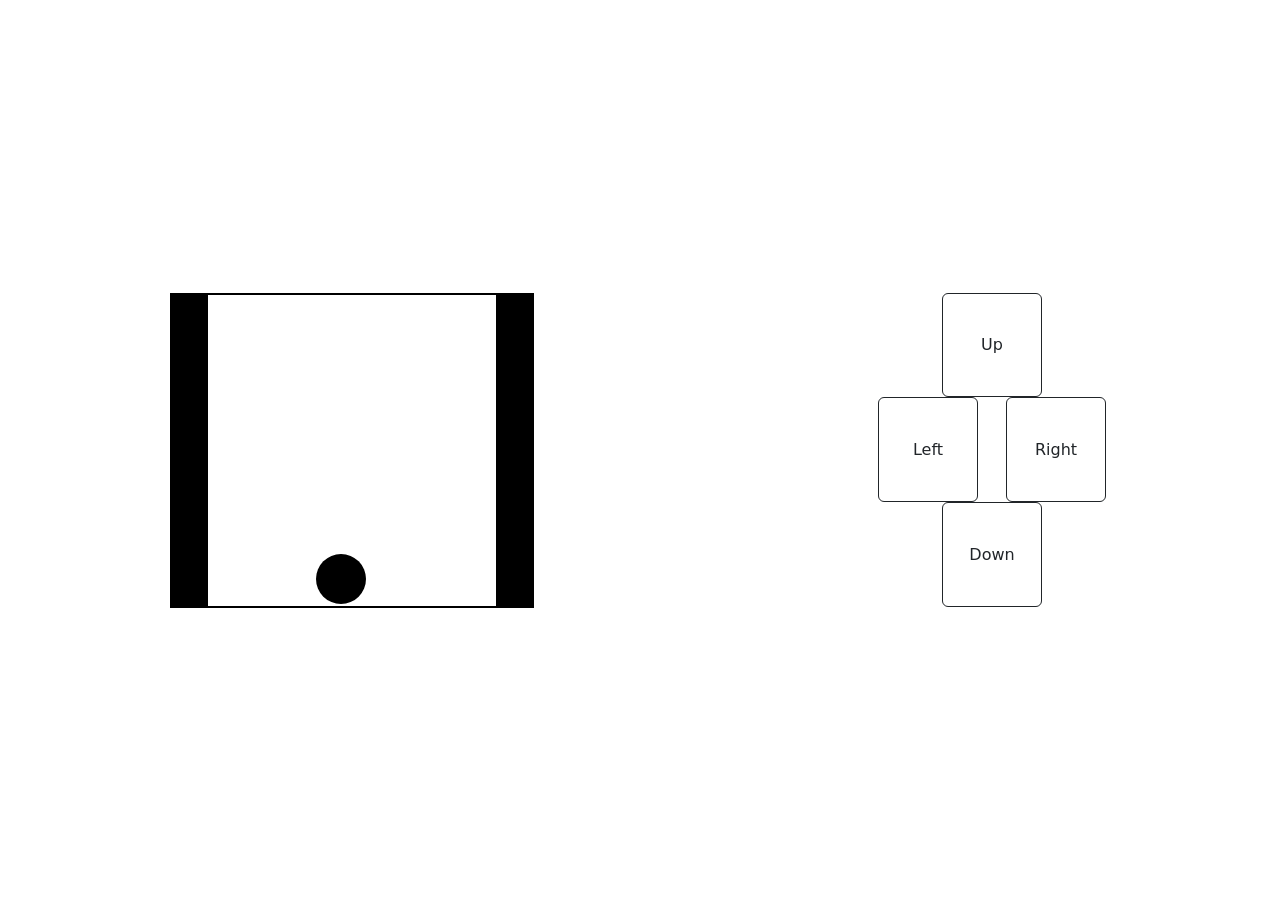
<file: bouncegame.html>
<!doctype html>
<html lang="en">
  <head>
    <meta charset="UTF-8" />
    <meta name="viewport" content="width=device-width, initial-scale=1.0" />
    <link rel="stylesheet" href="Bootstrap/bootstrap.css" />
    <link
      rel="stylesheet"
      href="https://cdn.jsdelivr.net/npm/bootstrap-icons@1.13.1/font/bootstrap-icons.min.css" />
    <title>Bounce</title>
    <style>
      @keyframes bounce {
        0%,
        100% {
          top: 83.5%;
        }
        50% {
          top: 20%;
        }
      }
      @keyframes left {
        0% {
          right: 45%;
          top: 83.5%;
        }
        25% {
          right: 65%;
          top: 50%;
        }
        50% {
          right: 88%;
          top: 83.5%;
        }
        75% {
          right: 65%;
          top: 10%;
        }
        100% {
          right: 45%;
          top: 83.5%;
        }
      }
      @keyframes right {
        0% {
          left: 45%;
          top: 83.5%;
        }
        25% {
          left: 65%;
          top: 50%;
        }
        50% {
          left: 88%;
          top: 83.5%;
        }
        75% {
          left: 65%;
          top: 10%;
        }
        100% {
          left: 45%;
          top: 83.5%;
        }
      }
      .up_animate {
        animation: bounce 3s ease-in-out infinite;
      }
      .left_animate {
        animation: left 5s ease-in-out infinite;
      }
      .right_animate {
        animation: right 5s ease-in-out infinite;
      }
      .down_animate {
        animation: none;
      }
      .main-container {
        width: 100vw !important;
        height: 100vh !important;
        border: none !important;
      }

      .inner-container {
        height: 35%;
        width: 30%;
      }
      .walls {
        background-color: black;
        width: 10%;
      }
      .ball-holder {
        width: 80%;
        position: relative;
        border-bottom: 2px solid black;
        border-top: 2px solid black;
      }
      .ball {
        border-radius: 50%;
        height: 50px;
        width: 50px;
        background-color: black;
        position: absolute;
        top: 83.5%;
        right: 45%;
      }
      .game-controller {
        height: 35%;
        width: 20%;
      }
      .top-container,
      .mid-container,
      .bottom-container {
        height: 33.3%;
        width: 100%;
      }
      button {
        width: 100px;
        height: 100%;
        color: black;
      }
    </style>
  </head>
  <body>
    <div
      class="main-container d-flex justify-content-around align-items-center">
      <!-- game screen -->
      <div
        class="d-flex align-items-center justify-content-center inner-container">
        <div class="walls h-100"></div>
        <div class="ball-holder w-75 h-100">
          <div class="ball" id="ball-circle"></div>
        </div>
        <div class="walls h-100"></div>
      </div>
      <!-- end of game screen  -->

      <!-- game controller -->
      <div class="d-flex flex-column game-controller">
        <div
          class="top-container d-flex justify-content-center align-items-center">
          <button class="btn btn-outline-dark" id="up-btn">Up</button>
        </div>
        <div
          class="mid-container d-flex justify-content-around align-items-center">
          <button class="btn btn-outline-dark" id="left-btn">Left</button>
          <button class="btn btn-outline-dark" id="right-btn">Right</button>
        </div>
        <div
          class="bottom-container d-flex justify-content-center align-items-center">
          <button class="btn btn-outline-dark" id="down-btn">Down</button>
        </div>
      </div>
    </div>

    <script>
      let up_btn = document.getElementById("up-btn");
      let left_btn = document.getElementById("left-btn");
      let right_btn = document.getElementById("right-btn");
      let down_btn = document.getElementById("down-btn");
      let ball = document.getElementById("ball-circle");

      up_btn.addEventListener("click", () => {
        ball.classList.add("up_animate");
        ball.classList.remove("left_animate");
        ball.classList.remove("right_animate");
        ball.classList.remove("down_animate");
      });
      left_btn.addEventListener("click", () => {
        ball.classList.add("left_animate");
        ball.classList.remove("up_animate");
        ball.classList.remove("right_animate");
        ball.classList.remove("down_animate");
      });
      right_btn.addEventListener("click", () => {
        ball.classList.add("right_animate");
        ball.classList.remove("up_animate");
        ball.classList.remove("left_animate");
        ball.classList.remove("down_animate");
      });
      down_btn.addEventListener("click", () => {
        ball.classList.remove("up_animate");
        ball.classList.remove("left_animate");
        ball.classList.remove("right_animate");
        ball.classList.add("down_animate");
      });
    </script>

    <script src="Bootstrap/bootstrap.bundle.js"></script>
  </body>
</html>
</file>
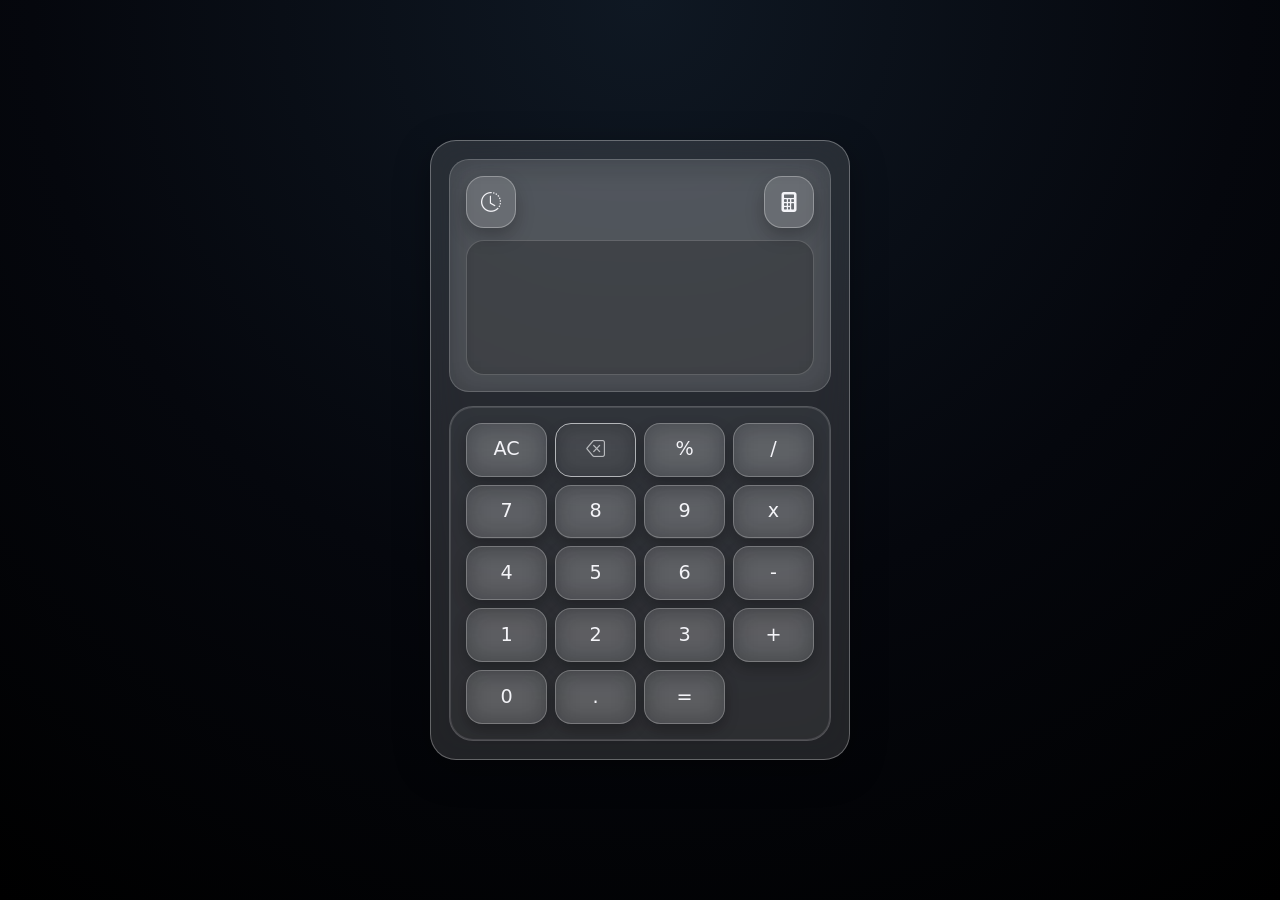
<file: calculator.html>
<!doctype html>
<html lang="en">
  <head>
    <meta charset="UTF-8" />
    <meta name="viewport" content="width=device-width, initial-scale=1.0" />
    <link
      rel="stylesheet"
      href="https://cdn.jsdelivr.net/npm/bootstrap-icons@1.13.1/font/bootstrap-icons.min.css" />
    <link rel="stylesheet" href="Bootstrap/bootstrap.css" />
    <link rel="stylesheet" href="css/style.css" />
    <title>Javascript</title>
  </head>
  <body>
    <div class="main-container">
      <div class="sub-container">
        <div class="inputscreen">
          <div class="shortcuts">
            <div>
              <button class="glass-btn">
                <i class="bi bi-clock-history"></i>
              </button>
            </div>
            <div>
              <button class="glass-btn">
                <i class="bi bi-calculator-fill"></i>
              </button>
            </div>
          </div>
          <div class="input" id="display"><span id="default"></span></div>
        </div>

        <div class="calc">
          <div>
            <button class="btn btn-outline-light calc-btn" id="clear">
              AC
            </button>
            <button
              class="btn btn-outline-light calc-btn"
              id="backspace"
              disabled>
              <i class="bi bi-backspace"></i>
            </button>
            <button
              class="btn btn-outline-light calc-btn"
              id="modulus"
              value="%">
              %
            </button>
            <button
              class="btn btn-outline-light calc-btn"
              id="divide"
              value="/">
              /
            </button>
          </div>
          <div>
            <button class="btn btn-outline-light calc-btn number" value="7">
              7
            </button>
            <button class="btn btn-outline-light calc-btn number" value="8">
              8
            </button>
            <button class="btn btn-outline-light calc-btn number" value="9">
              9
            </button>
            <button
              class="btn btn-outline-light calc-btn"
              id="multiply"
              value="*">
              x
            </button>
          </div>
          <div>
            <button class="btn btn-outline-light calc-btn number" value="4">
              4
            </button>
            <button class="btn btn-outline-light calc-btn number" value="5">
              5
            </button>
            <button class="btn btn-outline-light calc-btn number" value="6">
              6
            </button>
            <button
              class="btn btn-outline-light calc-btn"
              id="subtract"
              value="-">
              -
            </button>
          </div>
          <div>
            <button class="btn btn-outline-light calc-btn number" value="1">
              1
            </button>
            <button class="btn btn-outline-light calc-btn number" value="2">
              2
            </button>
            <button class="btn btn-outline-light calc-btn number" value="3">
              3
            </button>
            <button class="btn btn-outline-light calc-btn" id="add" value="+">
              +
            </button>
          </div>
          <div>
            <button class="btn btn-outline-light calc-btn number" value="0">
              0
            </button>
            <button class="btn btn-outline-light calc-btn number" value=".">
              .
            </button>
            <button
              class="btn btn-outline-light calc-btn"
              id="equals"
              value="=">
              =
            </button>
          </div>
        </div>
      </div>
    </div>

    <script>
      // all variables for storing all inputs and pre solved info
      let display = document.getElementById("display");
      let zero = document.getElementById("default");
      let clear = document.getElementById("clear");
      // number collector
      const numberButtons = document.querySelectorAll(".number");
      // operator collector
      const calcButtons = document.querySelectorAll(
        "#add, #subtract, #multiply, #divide, #modulus",
      );
      // equal to button
      const solve = document.getElementById("equals");
      // backspace button
      const backspace = document.getElementById("backspace");
      // inputted numbers and operators collector
      let numbers = [];
      let operators = [];
      let currentInput = "";
      // answer and pre solved values output creator
      let preCalc = document.createElement("span");
      let answer = document.createElement("span");

      // numberButtons event listener
      numberButtons.forEach((element) => {
        element.addEventListener("click", () => {
          preCalc.classList.remove("answer");
          answer.innerText = "";

          // remove default zero on first real input
          if (currentInput === "" && zero.parentNode) {
            zero.remove();
          }

          if (currentInput.includes(".") && element.value === ".") {
            return;
          }
          // incremental typing of values
          currentInput += element.value;
          preCalc.innerText += element.value;
          display.appendChild(preCalc);

          // enable backspace once any number is entered
          backspace.disabled = false;
        });
      });

      // operator event listener
      calcButtons.forEach((element) => {
        element.addEventListener("click", () => {
          // If we just solved and then pressed an operator, start with the result as first operand
          if (preCalc.classList.contains("answer") && answer.innerText !== "") {
            numbers = [parseFloat(answer.innerText)];
            currentInput = "";
            preCalc.classList.remove("answer");
          }

          if (currentInput !== "") {
            numbers.push(parseFloat(currentInput));
            currentInput = "";
          } else if (numbers.length === 0 && answer.innerText !== "") {
            numbers.push(parseFloat(answer.innerText));
          }

          operators.push(element.value);
          preCalc.innerText = preCalc.innerText + element.value;
          answer.innerText = "";

          console.log("operators", operators);
          console.log("numbers", numbers);
        });
      });

      function handleMultiplyDivide(numbers, operators) {
        let newNumbers = [];
        let newOperators = [];

        let i = 0;
        for (i = 0; i < operators.length; i++) {
          if (operators[i] === "*") {
            // multiply the two numbers around this operator
            let result = numbers[i] * numbers[i + 1];
            // push the result back so pass 2 can use it
            newNumbers.push(result);
            // skip the next number since we already used it
            i++;
          } else if (operators[i] === "/") {
            let result = numbers[i] / numbers[i + 1];
            newNumbers.push(result);
            i++;
          } else {
            // not * or /, keep the number and operator for pass 2
            newNumbers.push(numbers[i]);
            newOperators.push(operators[i]);
          }
        }

        // push the last number after the last operator
        newNumbers.push(numbers[i]);

        return { newNumbers, newOperators };
      }

      function handleAddSubtract(numbers, operators) {
        let total = numbers[0];

        for (let i = 0; i < operators.length; i++) {
          if (operators[i] === "+") {
            total = total + numbers[i + 1];
          } else if (operators[i] === "-") {
            total = total - numbers[i + 1];
          }
        }

        return total;
      }

      function calculate(numbers, operators) {
        // step 1 - resolve * and / first
        let pass1 = handleMultiplyDivide(numbers, operators);

        // step 2 - resolve + and - next
        let answer = handleAddSubtract(pass1.newNumbers, pass1.newOperators);

        return answer;
      }

      // if equal to is clicked, calculate and display the answer using the functions created
      solve.addEventListener("click", () => {
        if (currentInput !== "") {
          numbers.push(parseFloat(currentInput));
        }

        // If last token is operator, ignore it
        if (operators.length >= numbers.length) {
          operators.pop();
        }

        if (numbers.length === 0 && currentInput === "") {
          return;
        }

        let result = calculate(numbers, operators);
        answer.innerText = result;
        answer.classList.remove("answer");
        preCalc.classList.add("answer");
        display.appendChild(answer);

        // reset for next expression (carry value as current to allow chain operations)
        numbers = [];
        operators = [];
        currentInput = "";
      });

      // clear everything if AC is clicked and disable backspace
      clear.addEventListener("click", () => {
        preCalc.classList.remove("answer");
        preCalc.innerText = "";
        answer.innerText = "";
        numbers = [];
        operators = [];
        currentInput = "";
        document.getElementById("backspace").disabled = true;
      });
    </script>
    <script src="Bootstrap/bootstrap.bundle.js"></script>
  </body>
</html>
</file>
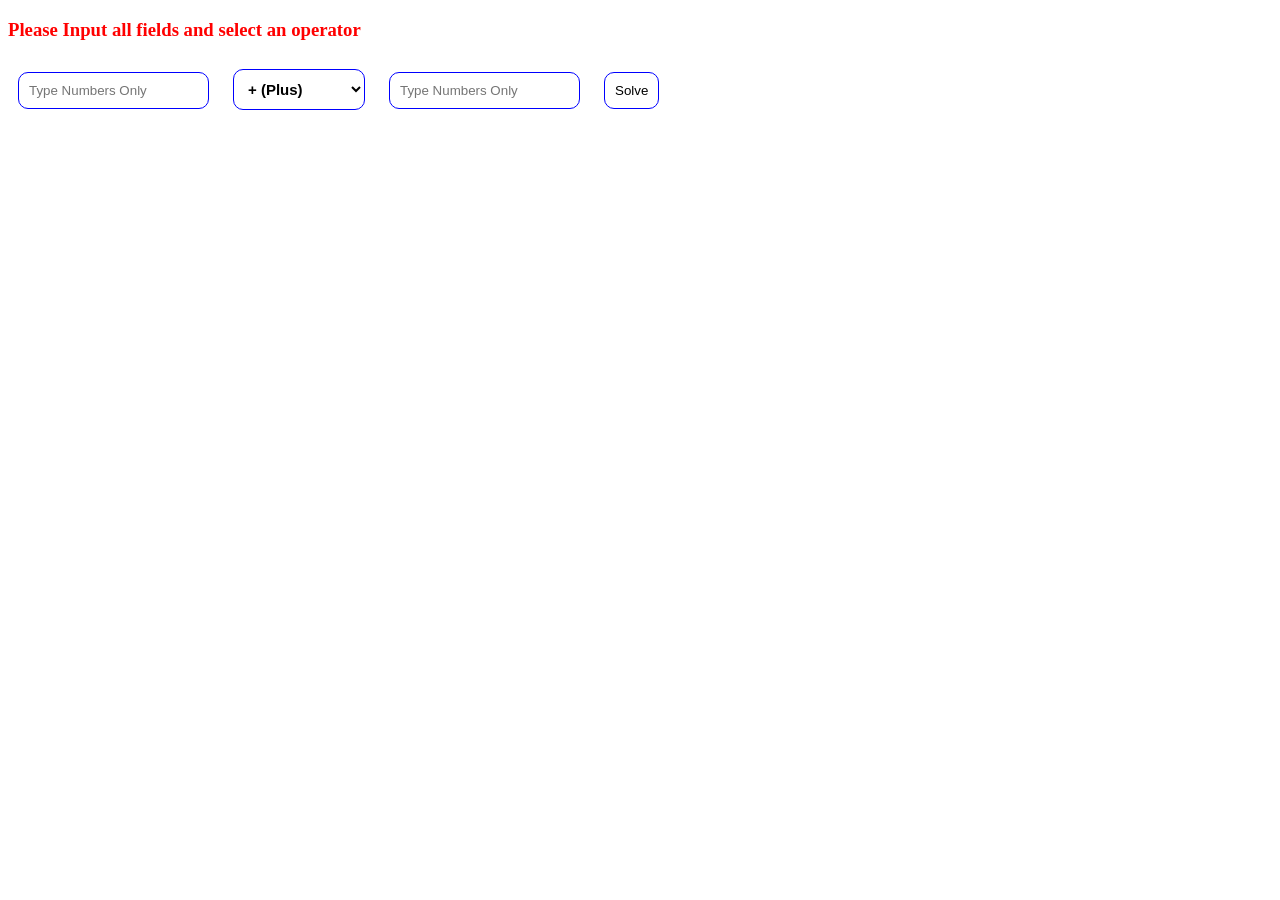
<file: calcultorwinputs.html>
<!doctype html>
<html lang="en">
  <head>
    <meta charset="UTF-8" />
    <meta name="viewport" content="width=device-width, initial-scale=1.0" />
    <title>Mini Manual Calculator</title>
    <style>
      input,
      button,
      select {
        padding: 10px;
        margin: 10px;
        outline: none;
        border-radius: 10px;
        border: 1px solid blue;
        background: none;
      }
      select {
        font-size: 15px;
        font-weight: bold;
      }
    </style>
  </head>
  <body>
    <!-- text for warning users to input values and select an operator and the answer to the calculation will be displayed here -->
    <h3 id="message" style="color: red">
      Please Input all fields and select an operator
    </h3>

    <!-- input for the first value -->
    <input
      type="number"
      name="num1"
      id="num1"
      placeholder="Type Numbers Only" />

    <!-- select to choose the operator for the calculation -->
    <select name="" id="operator">
      <option value="+">+ (Plus)</option>
      <option value="-">- (Minus)</option>
      <option value="*">* (Multiplied)</option>
      <option value="/">/ (Divide)</option>
    </select>
    <!-- input for the second value -->
    <input
      type="number"
      name="num2"
      id="num2"
      placeholder="Type Numbers Only" />

    <!-- submit button -->
    <button id="submit">Solve</button>

    <script>
      // get the value of the first input field
      let num1 = document.getElementById("num1");

      // get the vlaue of the second input field
      let num2 = document.getElementById("num2");

      // get the value of the operator
      let operator = document.getElementById("operator");

      // submit button
      let submit = document.getElementById("submit");

      let message = document.getElementById("message");

      // get the value of the select field on click
      // submit.addEventListener("click", () => {
      //   if (num1.value == "" || num2.vlaue == "") {
      //     message.innerText =
      //       "Please Input all fields and select a mathematical operator (+, -, *, / only)";
      //   } else {
      //     let cv1 = Number(num1.value);
      //     let cv2 = Number(num2.value);
      //     message.innerText = cv1, operator, cv2;
      //   }
      // });

      submit.addEventListener("click", () => {
        // // ifelse condition for subtraction
        if (num1.value === "" || num2.value === "") {
          message.innerText = "Please type a number ";
        } else if (operator.value === "-") {
          let cv1 = Number(num1.value);
          let cv2 = Number(num2.value);
          message.innerText = cv1 - cv2;
        } else if (operator.value === "+") {
          let cv1 = Number(num1.value);
          let cv2 = Number(num2.value);
          message.innerText = cv1 + cv2;
        } else if (operator.value === "*") {
          let cv1 = Number(num1.value);
          let cv2 = Number(num2.value);
          message.innerText = cv1 * cv2;
        } else if (operator.value === "/") {
          let cv1 = Number(num1.value);
          let cv2 = Number(num2.value);
          message.innerText = cv1 / cv2;
        } else {
          message.innerText = "Invalid operator! Please use only: +, -, *, /";
        }
      });
    </script>
  </body>
</html>
</file>
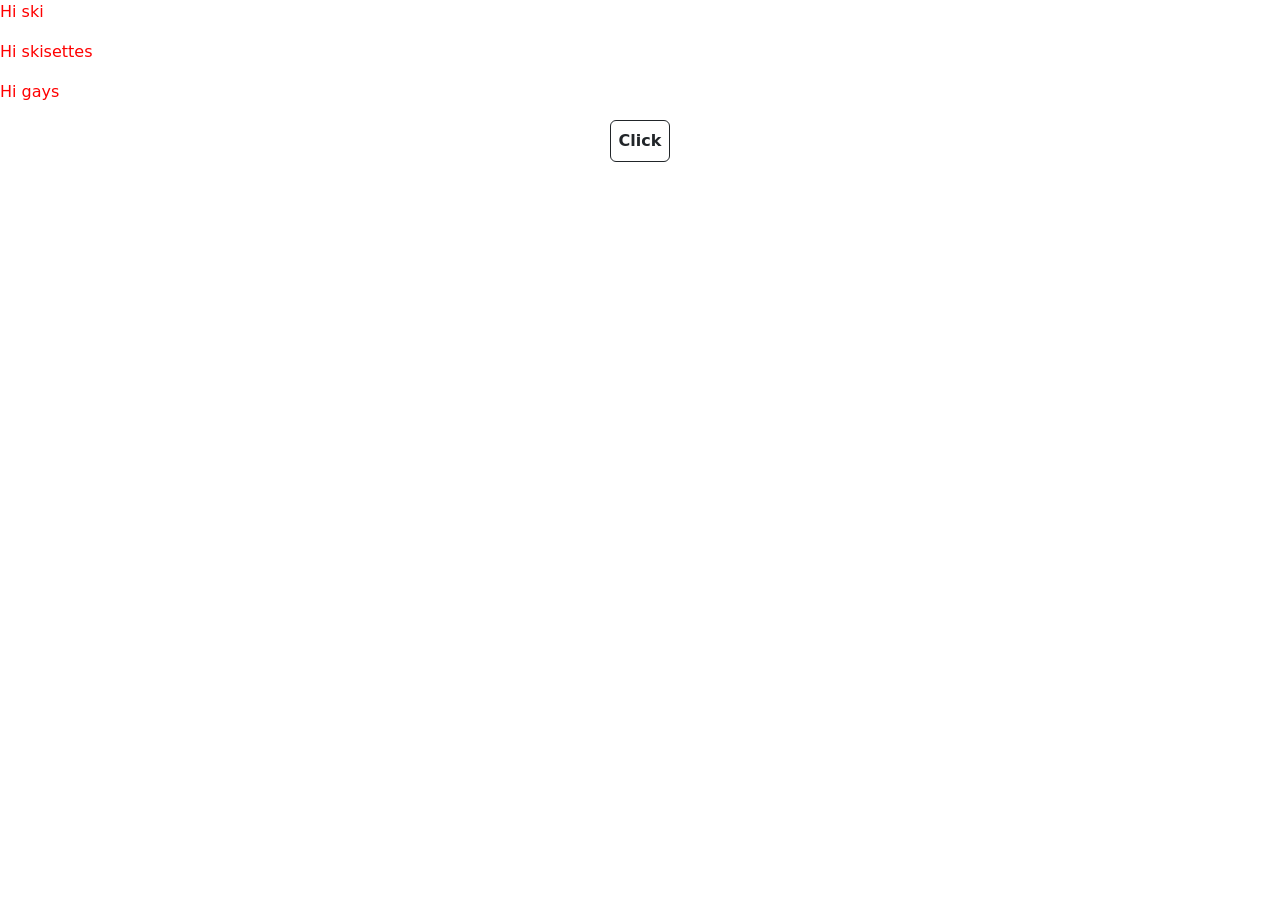
<file: dom.html>
<!doctype html>
<html lang="en">
  <head>
    <meta charset="UTF-8" />
    <meta name="viewport" content="width=device-width, initial-scale=1.0" />
    <link rel="stylesheet" href="Bootstrap/bootstrap.css" />
    <title>Document</title>
  </head>
  <body>
    <div id="div"></div>
    <div class="custom-div"></div>
    <div class="custom-div"></div>
    <p class="message" style="color: red">Hi ski</p>
    <p class="message" style="color: red">Hi skisettes</p>
    <p class="message" style="color: red">Hi gays</p>
    <!-- comment node -->
    <center>
      <button id="button" class="btn btn-outline-dark p-2 fw-bold">
        Click
      </button>
    </center>
    <script>
      // dom manipulation by id
      let btn = document.getElementById("button");

      // dom manipulation by class, but this selects more than one element since classes are not as unique as id
      let message = document.getElementsByClassName("message");

      let remove = document.getElementsByTagName("p")[1];

      //   An event listener for click
      btn.addEventListener("click", () => {

          remove.remove();

        // div style manipulation with classname
        document.getElementsByClassName("custom-div")[0].style =
          "height: 150px; width: 150px; background-color: red; margin-left: 20px; margin-top: 20px;";

        // button text manipulation
        btn.innerText = "Clicked";

        // p tag manipulation
        message[0].innerText = "Thanks for clicking";
        message[2].innerText = "This is the third p tag";
        document.getElementsByName("p")[1].innerText =
          "This is the second p tag";


      });
    </script>
    <script src="Bootstrap/bootstrap.bundle.js"></script>
  </body>
</html>
</file>
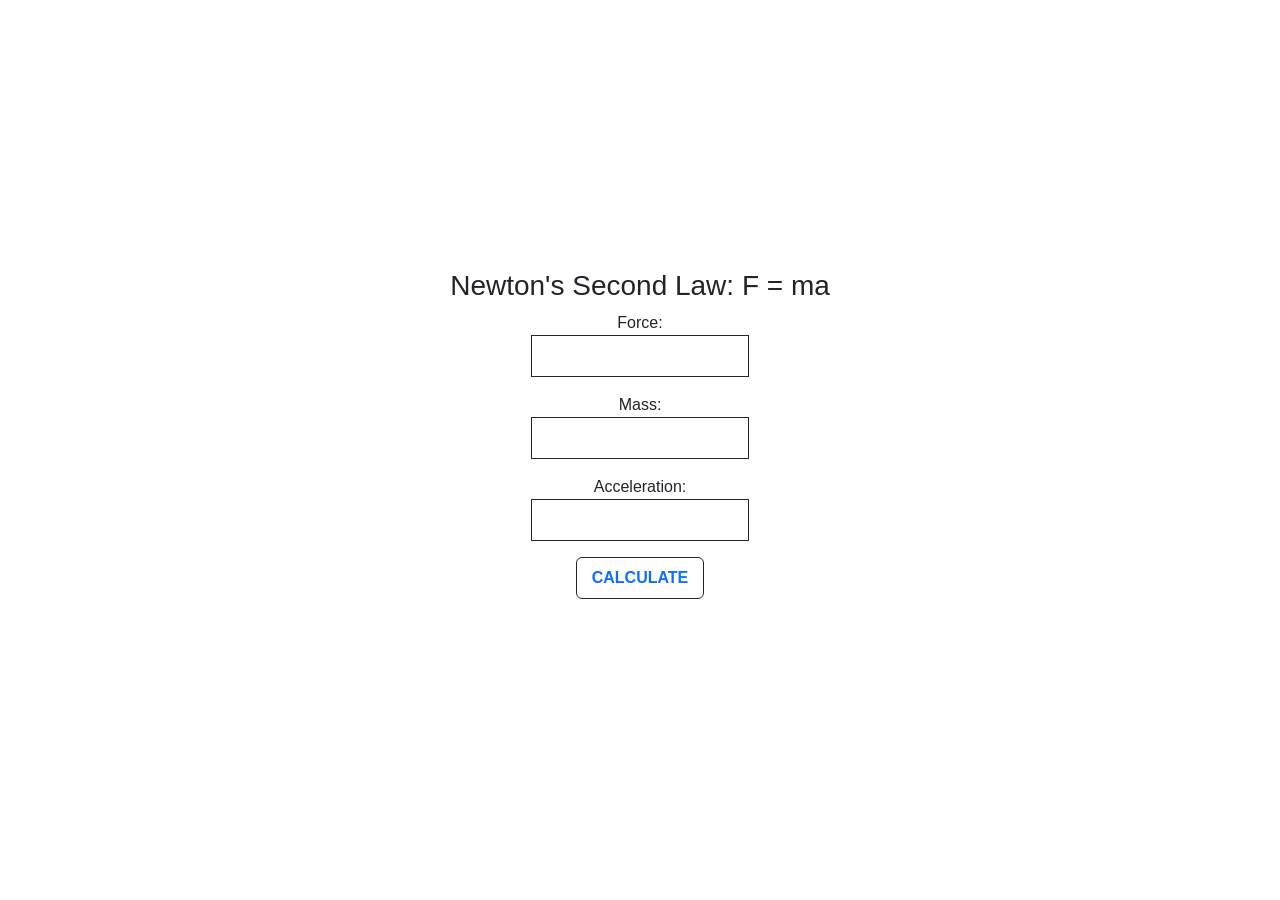
<file: forcecalc.html>
<!doctype html>
<html lang="en">
  <head>
    <meta charset="UTF-8" />
    <meta name="viewport" content="width=device-width, initial-scale=1.0" />
    <link rel="stylesheet" href="Bootstrap/bootstrap.css" />
    <title>Force Calculator</title>
    <style>
      div {
        height: 100vh !important;
        width: 100vw !important;
        font-family: "Segoe UI", Tahoma, Geneva, Verdana, sans-serif;
      }
      button {
        width: 10%;
      }
    </style>
  </head>
  <body>
    <div class="d-flex flex-column justify-content-center align-items-center">
      <h3>Newton's Second Law: F = ma</h3>
      <!-- input fields for force, mass and acceleration -->
      <label for="force">Force:</label>
      <input
        type="text"
        name="force"
        id="force"
        class="border border-dark bg-body p-2 mb-3" />

      <label for="mass">Mass:</label>
      <input
        type="text"
        name="mass"
        id="mass"
        class="border border-dark bg-body p-2 mb-3" />

      <label for="acceleration">Acceleration:</label>
      <input
        type="text"
        name="acceleration"
        id="acceleration"
        class="border border-dark bg-body p-2 mb-3" />

      <!-- submit button for the calculation -->
      <button
        id="submit"
        class="border border-dark p-2 mb-3 rounded-2 btn btn-outline-primary text-uppercase fw-bold">
        Calculate
      </button>

      <p id="message" class="text-danger"></p>
    </div>
  </body>

  <script>
    let force = document.getElementById("force");
    let mass = document.getElementById("mass");
    let acceleration = document.getElementById("acceleration");
    let submit = document.getElementById("submit");
    let message = document.getElementById("message");
    // const input = document.getElementById('force')
    // console.dir(input);

    submit.addEventListener("click", () => {
      message.innerText = "";
      if (
        force.value === "" &&
        mass.value === "" &&
        acceleration.value === ""
      ) {
        message.innerText = "Please fill in at least two fields";
      } else if (force.value === "") {
        let cv1 = Number(mass.value);
        let cv2 = Number(acceleration.value);
        let force_result = cv1 * cv2;
        force.value = force_result;
        message.innerText = "Answer for Force (F) is displayed above";
      } else if (mass.value === "") {
        message.innerText = "";
        let cv1 = Number(force.value);
        let cv2 = Number(acceleration.value);
        let mass_result = cv1 / cv2;
        mass.value = mass_result;
        message.innerText = "Answer for Mass (m) is displayed above";
      } else if (acceleration.value === "") {
        message.innerText = "";
        let cv1 = Number(force.value);
        let cv2 = Number(mass.value);
        let acceleration_result = cv1 / cv2;
        acceleration.value = acceleration_result;
        message.innerText = "Answer for Acceleration (a) is displayed above";
      } else {
        force.value = "";
        mass.value = "";
        acceleration.value = "";
        message.innerText = "Please fill in only two fields";
      }
      return;
    });
  </script>
  <script src="Bootstrap/bootstrap.bundle.js"></script>
</html>
</file>
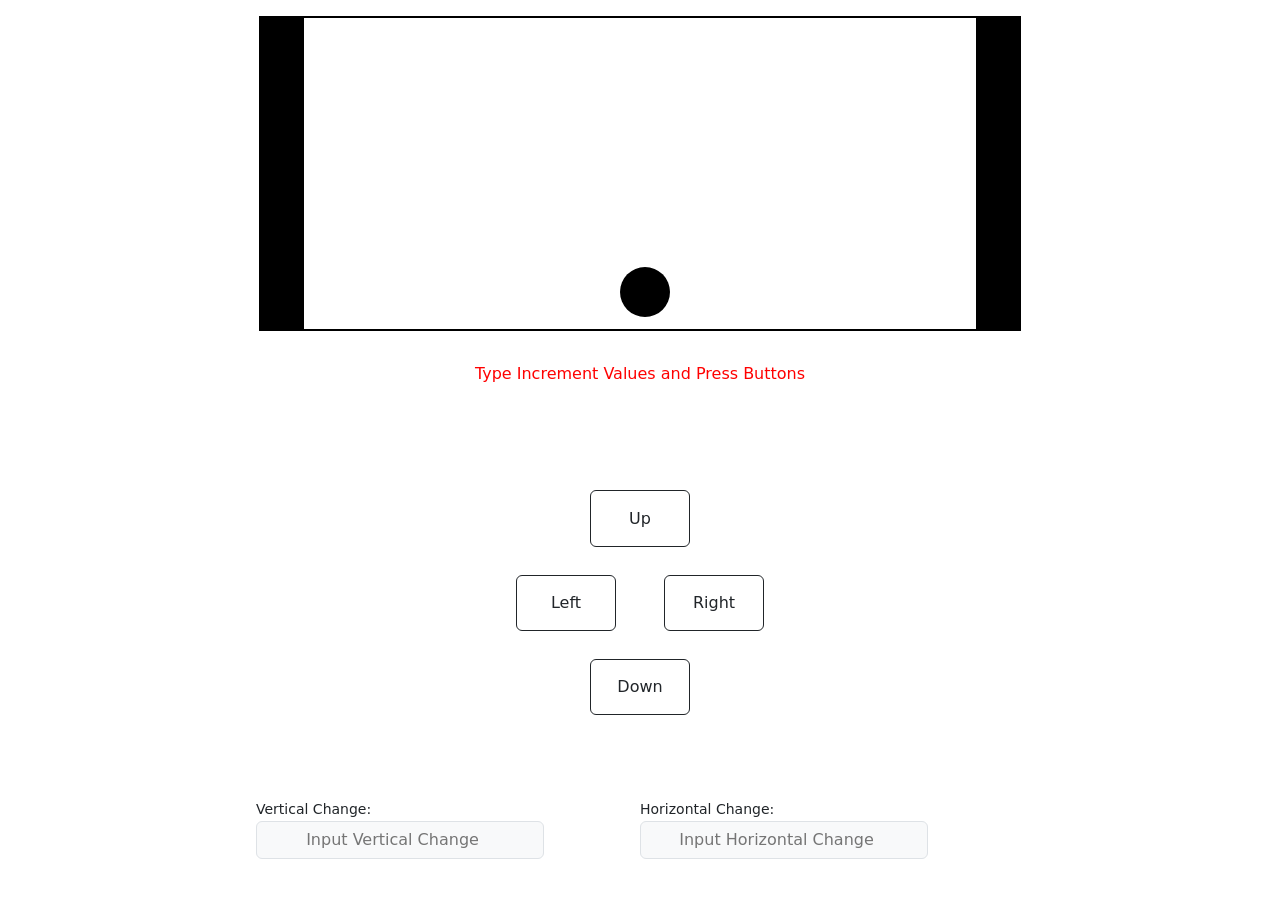
<file: movegame.html>
<!doctype html>
<html lang="en">
  <head>
    <meta charset="UTF-8" />
    <meta name="viewport" content="width=device-width, initial-scale=1.0" />
    <link rel="stylesheet" href="Bootstrap/bootstrap.css" />
    <title>Bounce</title>
    <style>
      .main-container {
        width: 100vw !important;
        height: 100vh !important;
        border: none !important;
      }

      .inner-container {
        height: 35vh;
        width: 70vw;
      }
      .walls {
        background-color: black;
        width: 5%;
      }
      .ball-holder {
        width: 90%;
        position: relative;
        border-bottom: 2px solid black;
        border-top: 2px solid black;
      }
      .ball {
        border-radius: 50%;
        height: 50px;
        width: 50px;
        background-color: black;
        position: absolute;
        margin-top: 249px;
        margin-left: 47%;
      }
      .game-controller {
        height: 50vh;
        width: 60vw;
      }
      .top-container,
      .mid-container,
      .bottom-container,
      .input-container {
        height: 25%;
        width: 100%;
      }
      .input-container > div {
        width: 50%;
      }
      button {
        width: 100px;
        height: 50%;
        color: black;
      }
    </style>
  </head>
  <body>
    <div
      class="main-container d-flex flex-wrap flex-column justify-content-around align-items-center">
      <!-- game screen -->
      <div
        class="d-flex align-items-center justify-content-center inner-container">
        <div class="walls h-100"></div>
        <div class="ball-holder w-75 h-100">
          <div class="ball" id="ball-circle"></div>
        </div>
        <div class="walls h-100"></div>
      </div>
      <!-- end of game screen  -->
      <center>
        <p style="color: red" id="message">
          Type Increment Values and Press Buttons
        </p>
      </center>
      <!-- game controller -->
      <div class="d-flex flex-column game-controller">
        <div
          class="top-container d-flex justify-content-center align-items-end">
          <button class="btn btn-outline-dark" id="up-btn">Up</button>
        </div>
        <div
          class="mid-container d-flex justify-content-center gap-5 align-items-center">
          <button class="btn btn-outline-dark" id="left-btn">Left</button>
          <button class="btn btn-outline-dark" id="right-btn">Right</button>
        </div>
        <div
          class="bottom-container d-flex justify-content-center align-items-start">
          <button class="btn btn-outline-dark" id="down-btn">Down</button>
        </div>
        <div
          class="input-container d-flex align-items-center justify-content-between">
          <div>
            <label for="vertical" class="small">Vertical Change:</label>
            <input
              type="number"
              id="vertical"
              name="change"
              step="10"
              min="10"
              class="rounded input-group-text w-75"
              placeholder="Input Vertical Change" />
          </div>
          <div>
            <label for="horizontal" class="small">Horizontal Change:</label>
            <input
              type="number"
              step="1"
              id="horizontal"
              name="change"
              min="1"
              class="rounded input-group-text w-75"
              placeholder="Input Horizontal Change" />
          </div>
        </div>
      </div>
    </div>

    <script>
      let up_btn = document.getElementById("up-btn");
      let left_btn = document.getElementById("left-btn");
      let right_btn = document.getElementById("right-btn");
      let down_btn = document.getElementById("down-btn");
      let ball = document.getElementById("ball-circle");
      let h_value = document.getElementById("horizontal");
      let v_value = document.getElementById("vertical");
      let message = document.getElementById("message");

      let currentTop = 249;

      up_btn.addEventListener("click", () => {
        let cv1 = Number(v_value.value);
        currentTop -= cv1;
        if (currentTop < -1) {
          currentTop = -1;
          message.innerText = "Max limit reached, reduce increment or go down";
          return;
        } else {
          message.innerText = "Up";
          ball.style.marginTop = currentTop + "px";
        }
      });

      down_btn.addEventListener("click", () => {
        let cv1 = Number(v_value.value);
        currentBottom = currentTop += cv1;
        message.innerText = "Type Increment Values and Press Buttons";

        if (currentBottom >= 249) {
          message.innerText = "Max limit reached, reduce increment or go up";
          currentTop = 259;
          return;
        } else {
          message.innerText = "Down";
          ball.style.marginTop = currentBottom + "px";
        }
      });

      let currentHorizontal = 47;

      right_btn.addEventListener("click", () => {
        let cv2 = Number(h_value.value);
        currentHorizontal += cv2;

        if (currentHorizontal >= 94) {
          currentHorizontal = 94;
          message.innerText = "Max limit reached, reduce increment or go left";
          return;
        } else {
          message.innerText = "Right";
          ball.style.marginLeft = currentHorizontal + "%";
          console.log(currentHorizontal);
        }
      });

      left_btn.addEventListener("click", () => {
        let cv2 = Number(h_value.value);
        currentHorizontal -= cv2;

        if (currentHorizontal <= 0) {
          currentHorizontal = 0;
          message.innerText = "Min limit reached, reduce increment or go right";
          return;
        } else {
          message.innerText = "Left";
          ball.style.marginLeft = currentHorizontal + "%";
        }
      });
    </script>

    <script src="Bootstrap/bootstrap.bundle.js"></script>
  </body>
</html>
</file>
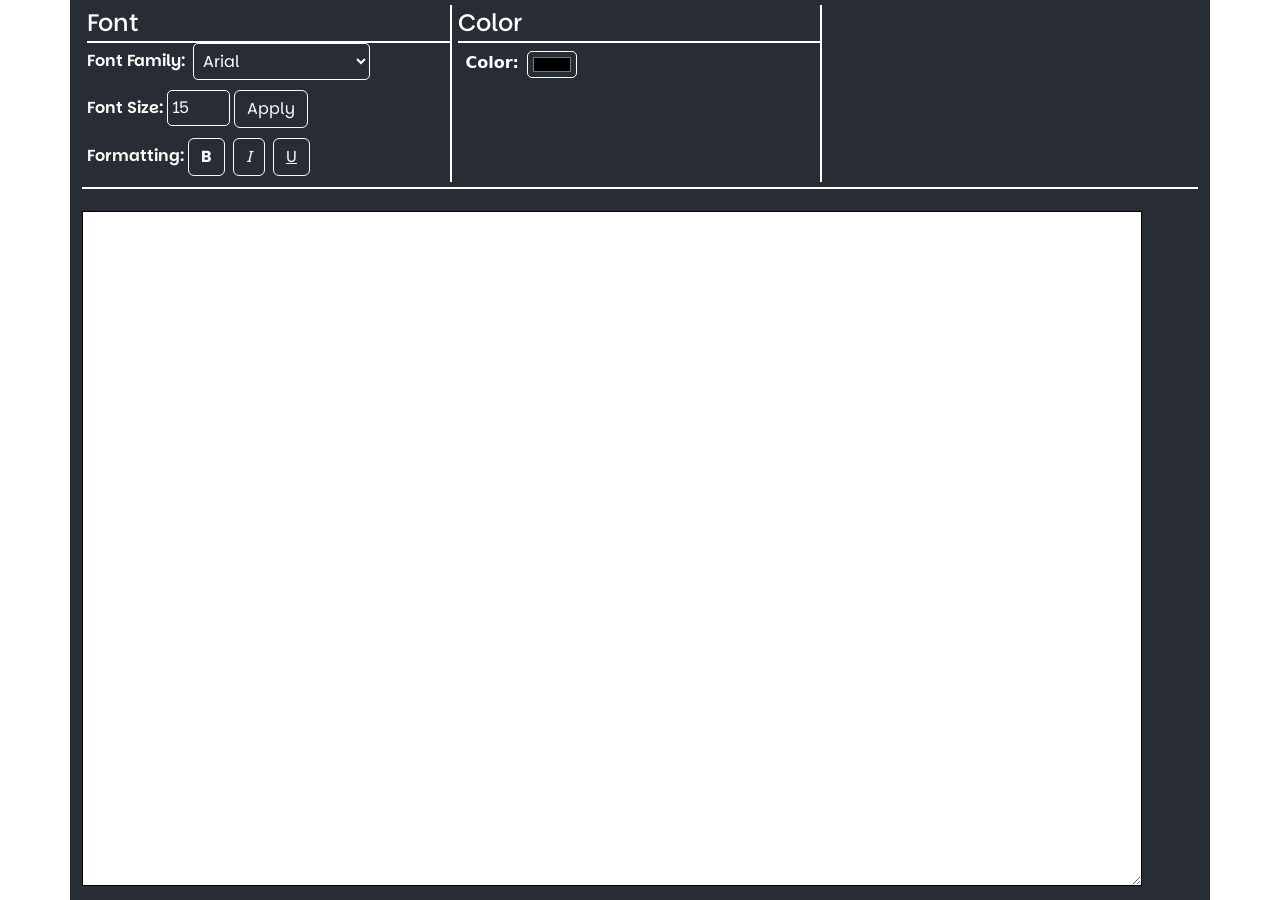
<file: msword.html>
<!doctype html>
<html lang="en">
  <head>
    <meta charset="UTF-8" />
    <meta name="viewport" content="width=device-width, initial-scale=1.0" />
    <link rel="stylesheet" href="Bootstrap/bootstrap.css" />
    <title>Microsoft Word</title>
    <style>
      @import url("https://fonts.googleapis.com/css2?family=Fjalla+One&family=Google+Sans:ital,opsz,wght@0,17..18,400..700;1,17..18,400..700&family=Parkinsans:wght@300..800&display=swap");

      .container {
        width: 100vw;
        /* border: 1px solid red; */
        height: 100vh;
        background-color: #282c34;
        color: white;
      }
      nav {
        height: 21%;
        width: 100%;
        border-bottom: 2px solid white;
        padding: 5px;
      }
      nav > div {
        width: 33%;
        height: 100%;
        border-right: 2px solid white;
      }
      span {
        font-weight: 500;
        font-family: "Parkinsans";
        font-size: 1.5rem;
      }
      .tab-holder {
        border-bottom: 2px solid white;
      }
      .font-controller {
        display: flex;
        justify-content: center;
        flex-direction: column;
        gap: 10px;
        margin-top: 5px;
        height: 130px;
        font-family: "Parkinsans";
      }
      select,
      input {
        background-color: transparent;
        color: white;
        border: 1px solid white;
        padding: 5px;
        border-radius: 5px;
      }
      option {
        color: black;
      }
      .body {
        background-color: white;
        height: 75%;
        width: 95%;
        margin-top: 2%;
        display: flex;
        justify-self: center;
      }
      #bodyInput {
        width: 100%;
        height: 100%;
        border: 1px solid black;
        outline: 0;
        color: black;
        border-radius: 0;
        padding: 3px;
        font-size: 15px;
      }
    </style>
  </head>
  <body>
    <div class="container">
      <nav class="d-flex align-items-center justify-content-between">
        <div class="font-control">
          <div class="tab-holder">
            <span>Font</span>
          </div>
          <div class="font-controller">
            <div class="font-family d-flex align-items-center gap-2">
              <label for="font-family" class="fw-semibold">Font Family:</label>
              <select name="font-family" id="font-family">
                <option value="Arial" id="arial" style="font-family: Arial">
                  Arial
                </option>
                <option
                  value="Times New Roman"
                  id="tnr"
                  style="font-family: &quot;Times New Roman&quot;">
                  Times New Roman
                </option>
                <option
                  value="Georgia"
                  id="georgia"
                  style="font-family: Georgia">
                  Georgia
                </option>
                <option
                  value="Verdana"
                  id="verdana"
                  style="font-family: Verdana">
                  Verdana
                </option>
              </select>
            </div>

            <div class="font-size">
              <label for="font-size" class="fw-semibold">Font Size:</label>
              <input
                type="number"
                name="font-size"
                id="font-size"
                min="1"
                max="100"
                value="15" />
              <button class="btn btn-outline-light" id="fs-btn">Apply</button>
            </div>

            <div class="formatting mb-2">
              <label class="fw-semibold">Formatting: </label>
              <button
                class="btn btn-outline-light fw-bolder me-1"
                id="bold"
                title="Bold">
                B
              </button>
              <button
                class="btn btn-outline-light fst-italic me-1"
                id="italic"
                title="Italicize">
                I
              </button>
              <button
                class="btn btn-outline-light text-decoration-underline me-1"
                id="underline"
                title="Underline">
                U
              </button>
            </div>
          </div>
        </div>
        <div class="color-controls">
          <div class="tab-holder">
            <span>Color</span>
          </div>
          <div class="color-controller p-2 d-flex gap-2">
            <label for="color" class="fw-semibold">Color: </label>
            <input type="color" name="color" id="color" title="Choose Color" />
          </div>
        </div>
        <div class="border-0"></div>
      </nav>

      <div class="body">
        <textarea id="bodyInput"></textarea>
      </div>
    </div>

    <script>
      let fontFamilySelect = document.getElementById("font-family");
      let fontSizeInput = document.getElementById("font-size");
      let bodyInput = document.getElementById("bodyInput");
      let boldBtn = document.getElementById("bold");
      let italicBtn = document.getElementById("italic");
      let underlineBtn = document.getElementById("underline");
      let color = document.getElementById("color");
      let fsBtn = document.getElementById("fs-btn");

      // Change font family when select changes
      fontFamilySelect.addEventListener("change", () => {
        bodyInput.style.fontFamily = fontFamilySelect.value;
      });

      // Change font size when apply button is clicked
        fsBtn.addEventListener("click", () => {
          bodyInput.style.fontSize = fontSizeInput.value + "px";
        });

      // Bold button
      boldBtn.addEventListener("click", () => {
        if (bodyInput.style.fontWeight === "bold") {
          bodyInput.style.fontWeight = "normal";
        } else {
          bodyInput.style.fontWeight = "bold";
        }
      });

      // Italic button
      italicBtn.addEventListener("click", () => {
        if (bodyInput.style.fontStyle === "italic") {
          bodyInput.style.fontStyle = "normal";
        } else {
          bodyInput.style.fontStyle = "italic";
        }
      });

      // Underline button
      underlineBtn.addEventListener("click", () => {
        if (bodyInput.style.textDecoration === "underline") {
          bodyInput.style.textDecoration = "none";
        } else {
          bodyInput.style.textDecoration = "underline";
        }
      });

      // Color button
      color.addEventListener("input", () => {
        bodyInput.style.color = color.value;
      });
    </script>

    <script src="Bootstrap/bootstrap.bundle.js"></script>
  </body>
</html>
</file>
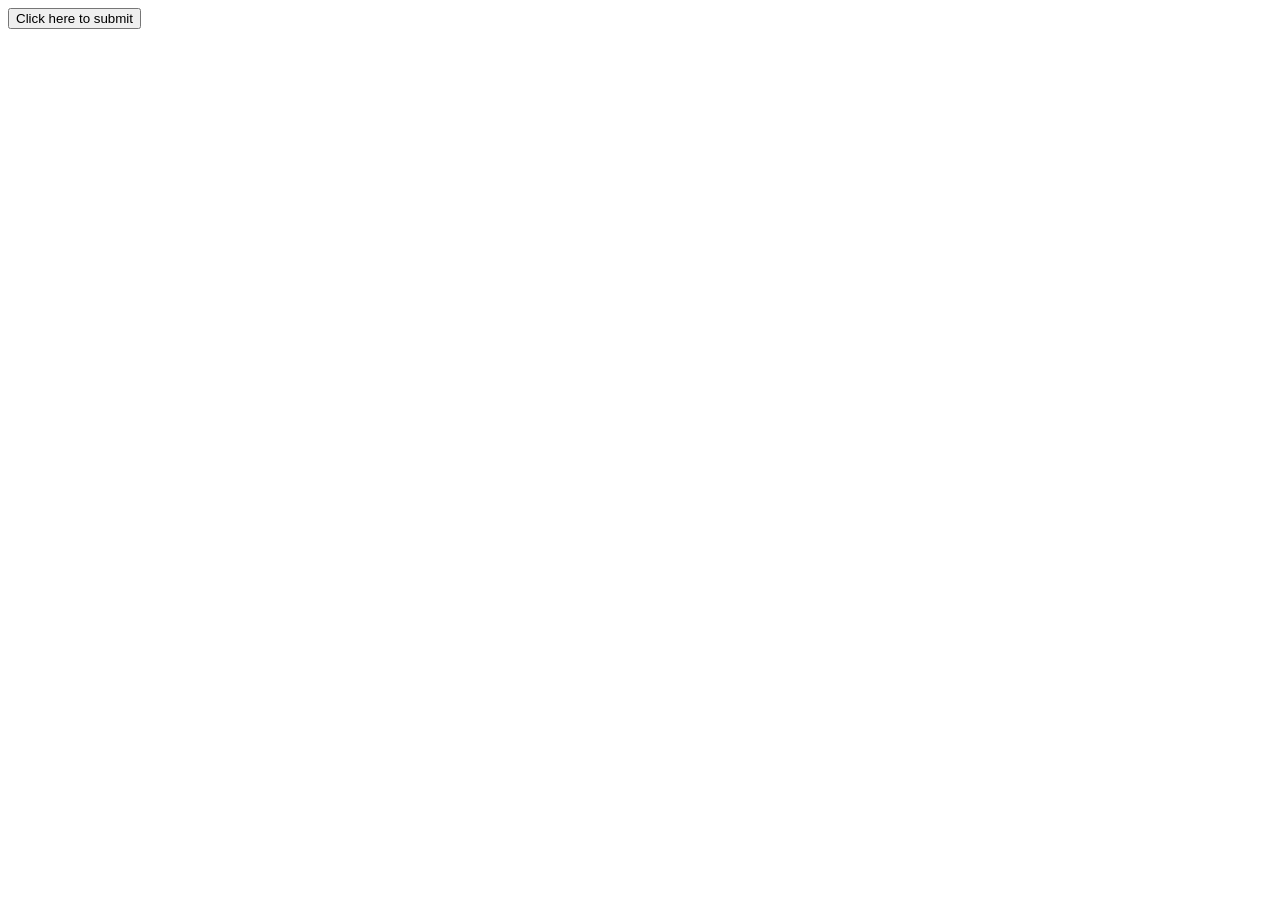
<file: random.html>
<!DOCTYPE html>
<html lang="en">
  <head>
    <meta charset="UTF-8" />
    <meta name="viewport" content="width=device-width, initial-scale=1.0" />
    <title>Welcome to JS</title>
  </head>
  <body>
    <!-- inline js -->
    <button type="submit" onclick="alert('Thank you for clicking me')" id>
      Click here to submit
    </button>

    <script>
      // declaring variables
      let x = 20;
      // console log for output
      // modulus (for finding the remainder of a division)
      console.log("Evaluaion:", x % 2);

      // logical operations
      // and operation
      console.log("Evaluaion:", true && false);
      // or operation
      console.log("Evaluaion:", false || true);
    </script>
  </body>
</html>


<!-- Class work -->
<!-- build a calculator with 3 input fields -->
</file>
<file: css/style.css>
:root {
  --glass-bg: rgba(255, 255, 255, 0.12);
  --glass-border: rgba(255, 255, 255, 0.3);
  --glass-shadow: 0 10px 35px rgba(0, 0, 0, 0.35);
  --glass-focus: rgba(255, 255, 255, 0.35);
  --accent: #70c1b3;
  --text: #f4f4f8;
}

html,
body {
  height: 100%;
  margin: 0;
  font-family:
    system-ui,
    -apple-system,
    BlinkMacSystemFont,
    "Segoe UI",
    sans-serif;
  background: radial-gradient(
    circle at top,
    #0f1823 0%,
    #05070d 55%,
    #000 100%
  );
  color: var(--text);
}

.main-container {
  width: 100vw;
  height: 100vh;
  display: flex;
  justify-content: center;
  align-items: center;
  padding: 20px;
}

.sub-container {
  width: min(420px, 90vw);
  height: min(620px, 85vh);
  border-radius: 26px;
  border: 1px solid var(--glass-border);
  background: var(--glass-bg);
  box-shadow: var(--glass-shadow);
  backdrop-filter: blur(18px);
  color: var(--text);
  padding: 18px;
  display: flex;
  flex-direction: column;
  gap: 14px;
}

.inputscreen {
  border-radius: 20px;
  border: 1px solid rgba(255, 255, 255, 0.18);
  padding: 16px;
  display: flex;
  flex-direction: column;
  gap: 12px;
  background: rgba(255, 255, 255, 0.08);
  backdrop-filter: blur(16px);
  height: 40%;
}

.shortcuts {
  display: flex;
  justify-content: space-between;
  gap: 10px;
}

.input {
  border-radius: 18px;
  border: 1px solid rgba(255, 255, 255, 0.18);
  height: 75%;
  display: grid;
  place-items: center;
  font-size: 1.45rem;
  letter-spacing: 0.03em;
  background: rgba(0, 0, 0, 0.2);
}

.calc {
  flex: 1;
  border-radius: 24px;
  border: 1px solid rgba(255, 255, 255, 0.18);
  background: rgba(255, 255, 255, 0.05);
  box-shadow: inset 0 0 0 1px rgba(255, 255, 255, 0.12);
  padding: 16px;
  display: grid;
  grid-template-rows: repeat(5, 1fr);
  grid-template-columns: repeat(4, 1fr);
  gap: 8px;
}

.calc > div {
  display: contents;
}

.calc-btn {
  appearance: none;
  border: 1px solid rgba(255, 255, 255, 0.25);
  border-radius: 16px;
  background: rgba(255, 255, 255, 0.08);
  backdrop-filter: blur(12px);
  color: var(--text);
  font-size: 1.2rem;
  font-weight: 500;
  cursor: pointer;
  transition:
    transform 160ms ease,
    background 160ms ease,
    box-shadow 160ms ease,
    backdrop-filter 160ms ease;
  box-shadow: 0 6px 14px rgba(0, 0, 0, 0.25);
  display: flex;
  align-items: center;
  justify-content: center;
  width: 100%;
  height: 100%;
  min-height: 50px;
}

.calc-btn:hover {
  background: rgba(255, 255, 255, 0.15);
  backdrop-filter: blur(16px);
  transform: translateY(-1px) scale(1.02);
  box-shadow: 0 10px 20px rgba(0, 0, 0, 0.35);
}

.calc-btn:active {
  background: rgba(255, 255, 255, 0.2);
  backdrop-filter: blur(14px);
  transform: translateY(0) scale(0.98);
  box-shadow: 0 4px 8px rgba(0, 0, 0, 0.3);
}

.calc-btn:focus-visible {
  outline: 2px solid var(--accent);
  outline-offset: 4px;
}

.operation-btn {
  background: rgba(112, 193, 179, 0.2);
  border-color: rgba(112, 193, 179, 0.4);
  color: #fff;
}

.operation-btn:hover {
  background: rgba(112, 193, 179, 0.3);
}

.operation-btn:active {
  background: rgba(112, 193, 179, 0.35);
}

.span-2 {
  grid-column: span 2;
}

.glass-btn {
  appearance: none;
  border: 1px solid rgba(255, 255, 255, 0.3);
  border-radius: 18px;
  padding: 10px 14px;
  background: rgba(255, 255, 255, 0.14);
  color: var(--text);
  font-size: 1.15rem;
  cursor: pointer;
  transition:
    transform 160ms ease,
    background 160ms ease,
    box-shadow 160ms ease;
  box-shadow: 0 8px 18px rgba(0, 0, 0, 0.25);
  display: inline-flex;
  align-items: center;
  justify-content: center;
}

.glass-btn:hover {
  background: rgba(255, 255, 255, 0.22);
  transform: translateY(-1px) scale(1.02);
  box-shadow: 0 12px 22px rgba(0, 0, 0, 0.35);
}

.glass-btn:active {
  background: rgba(255, 255, 255, 0.28);
  transform: translateY(0) scale(0.98);
  box-shadow: 0 6px 12px rgba(0, 0, 0, 0.3);
}

.glass-btn:focus-visible {
  outline: 2px solid var(--accent);
  outline-offset: 4px;
}

.glass-btn i {
  font-size: 1.25rem;
}

.input {
  border: 1px solid rgba(255, 255, 255, 0.18);
  background: rgba(0, 0, 0, 0.2);
  height: 75%;
  display: flex;
  justify-content: flex-end;
  padding-right: 20px;
  padding-bottom: 10px;
  align-items: flex-end;
  font-size: 2.5rem;
  font-weight: 500;
  overflow: hidden !important;
  position: relative;
}
.answer{
  font-size: 1.7rem !important;
  margin-bottom: 14%;
  position: absolute;
}
</file>
